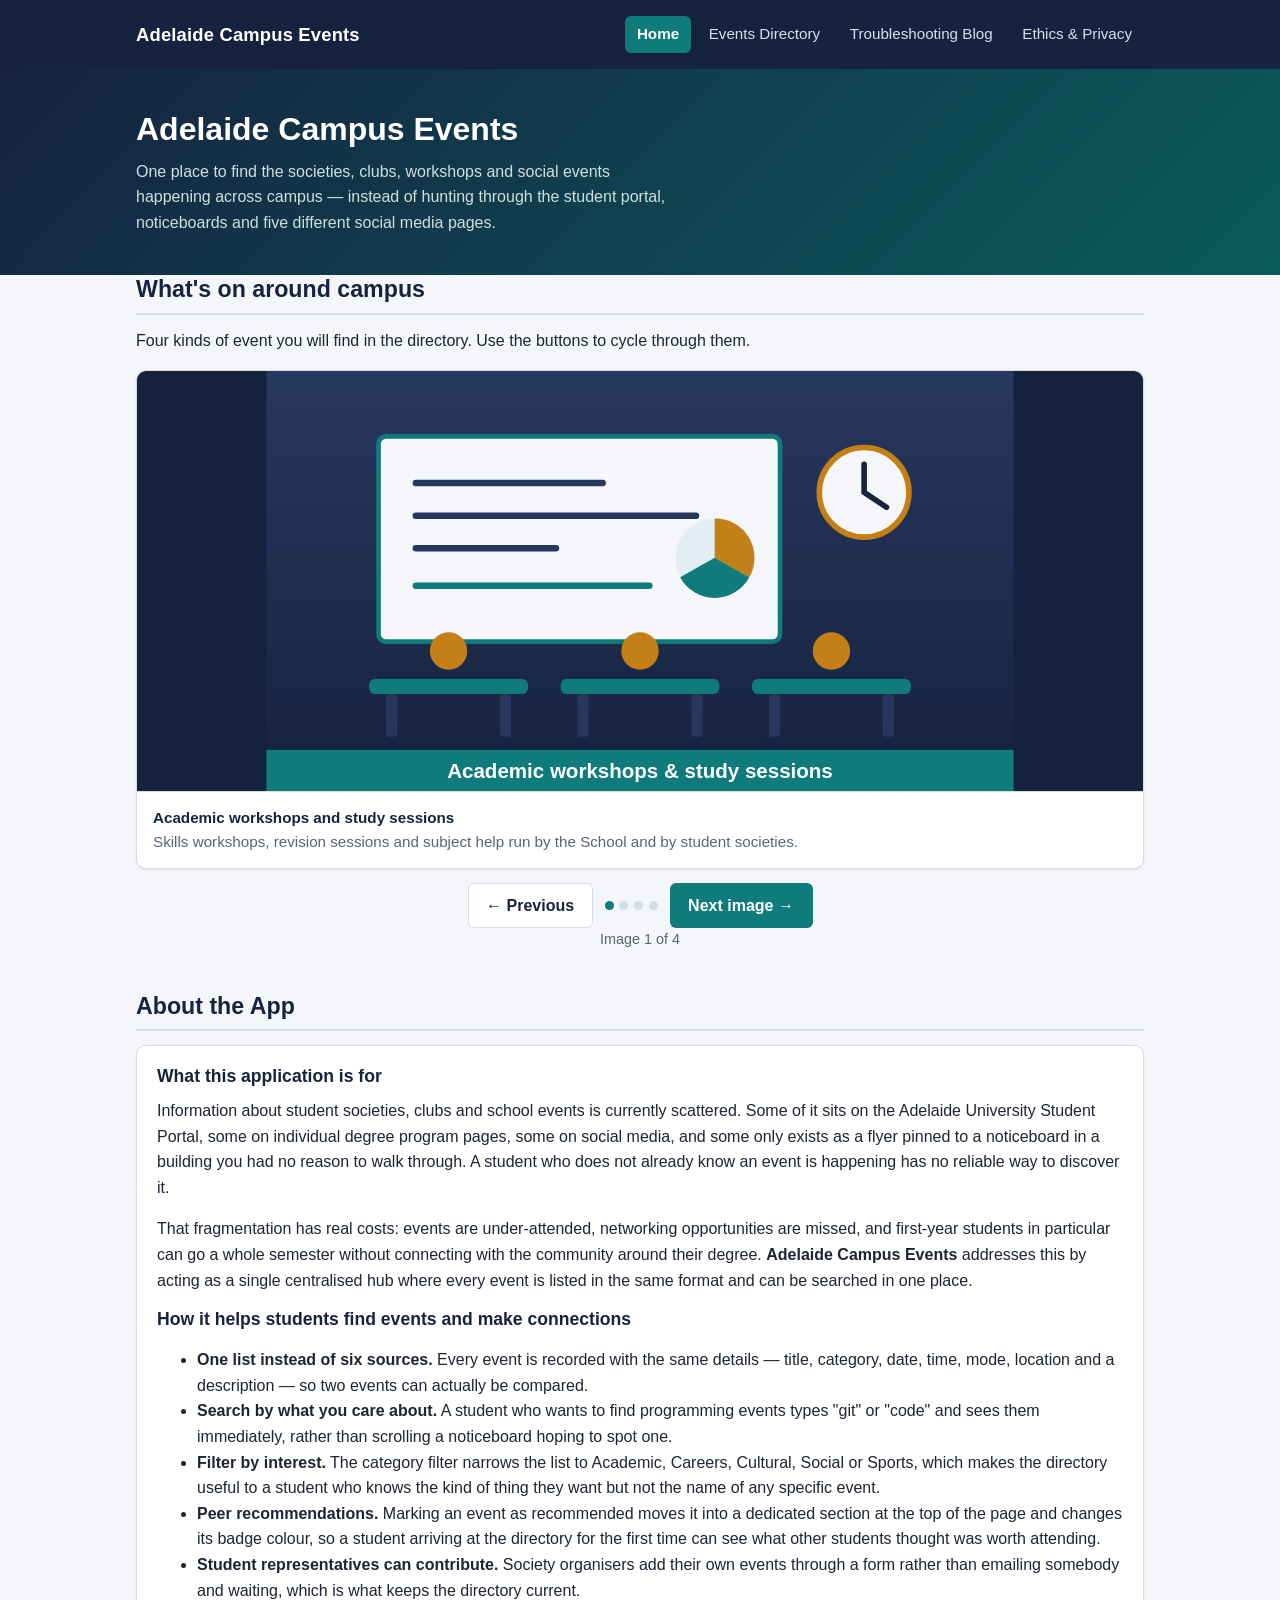
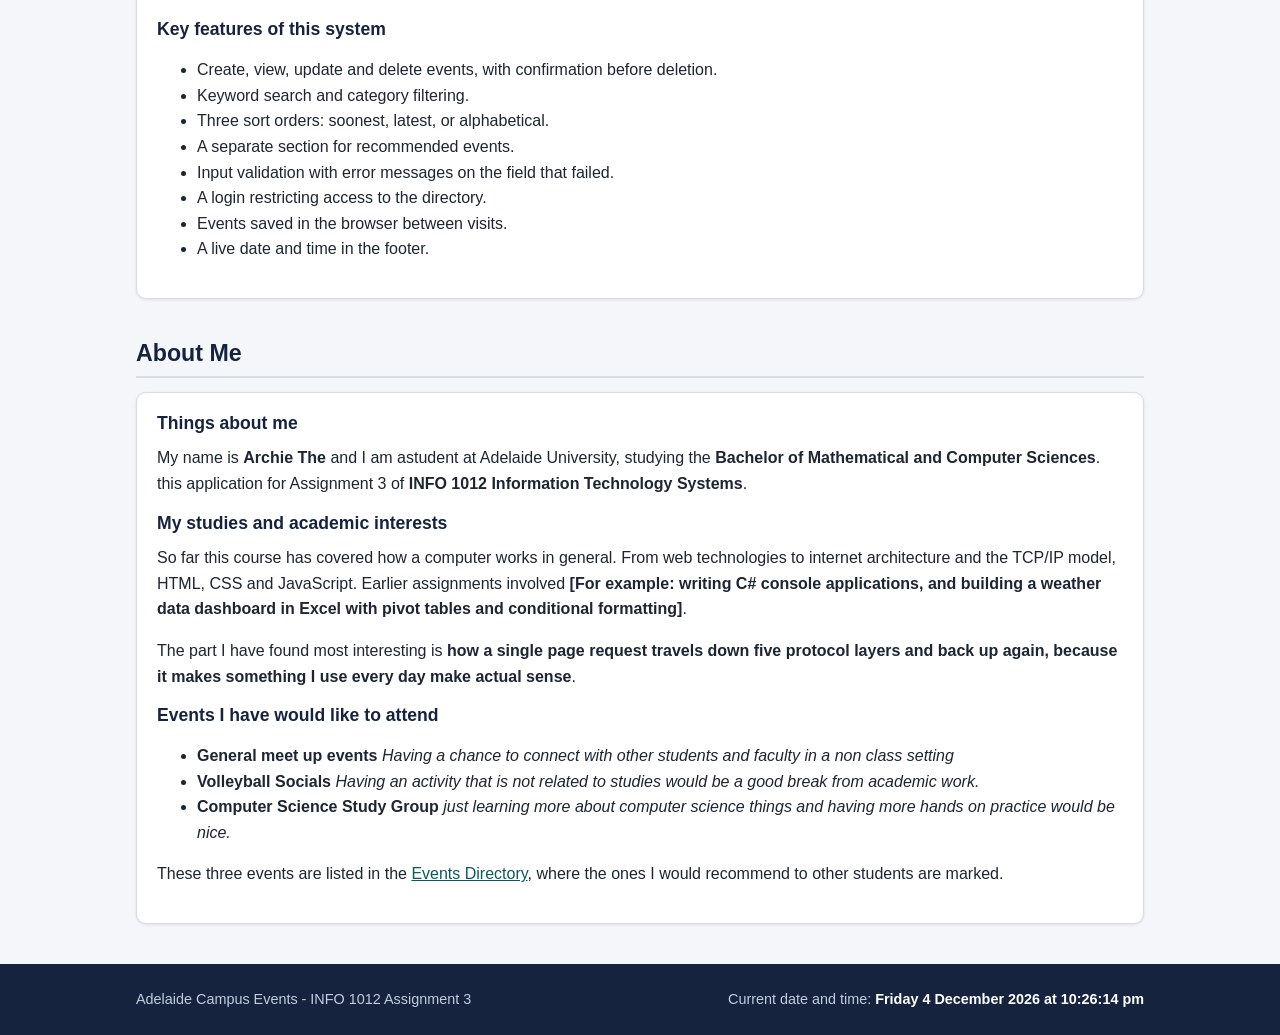
<file: index.html>
<!DOCTYPE html>
<html lang="en-AU">
<head>
  <meta charset="UTF-8">
  <meta name="viewport" content="width=device-width, initial-scale=1.0">
  <meta name="description" content="Adelaide Campus Events — a central directory for students to see events regarding club and school events across the university.">
  <title>Adelaide Campus Events — Home</title>
  <link rel="stylesheet" href="css/style.css">
</head>
<body>

  <!-- Site header and navigation -->
  <header class="site-header">
    <div class="container">
      <a class="site-title" href="index.html">Adelaide Campus Events</a>
      <nav class="site-nav" aria-label="Main navigation">
        <ul>
          <li><a href="index.html" aria-current="page">Home</a></li>
          <li><a href="events.html">Events Directory</a></li>
          <li><a href="blog.html">Troubleshooting Blog</a></li>
          <li><a href="ethics.html">Ethics &amp; Privacy</a></li>
        </ul>
      </nav>
    </div>
  </header>

  <!-- Banner  -->
  <div class="banner">
    <div class="container">
      <h1>Adelaide Campus Events</h1>
      <p>One place to find the societies, clubs, workshops and social events happening
         across campus — instead of hunting through the student portal, noticeboards
         and five different social media pages.</p>
    </div>
  </div>

  <main class="container">

    <!-- Image gallery -->
    <section class="gallery" aria-labelledby="gallery-heading">
      <h2 id="gallery-heading">What's on around campus</h2>
      <p>Four kinds of event you will find in the directory. Use the buttons to cycle
         through them.</p>

      <figure>
        <!-- src and alt are both set by js/home.js when the page loads -->
        <img id="gallery-image" src="images/event-academic.svg" alt="">
        <figcaption>
          <strong id="gallery-title"></strong>
          <span id="gallery-caption"></span>
        </figcaption>
      </figure>

      <div class="gallery-controls">
        <button type="button" id="gallery-prev" class="btn btn-secondary">&larr; Previous</button>
        <div id="gallery-dots" class="gallery-dots" aria-hidden="true"></div>
        <button type="button" id="gallery-next" class="btn">Next image &rarr;</button>
      </div>
      <!-- aria-live means a screen reader announces the change when the image cycles -->
      <p id="gallery-counter" class="result-count" aria-live="polite"></p>
    </section>

    <!-- About the App -->
    <section aria-labelledby="about-app-heading">
      <h2 id="about-app-heading">About the App</h2>

      <div class="card">
        <h3>What this application is for</h3>
        <p>Information about student societies, clubs and school events is currently
           scattered. Some of it sits on the Adelaide University Student Portal, some
           on individual degree program pages, some on social media, and some only
           exists as a flyer pinned to a noticeboard in a building you had no reason
           to walk through. A student who does not already know an event is happening
           has no reliable way to discover it.</p>
        <p>That fragmentation has real costs: events are under-attended, networking
           opportunities are missed, and first-year students in particular can go a
           whole semester without connecting with the community around their degree.
           <strong>Adelaide Campus Events</strong> addresses this by acting as a single
           centralised hub where every event is listed in the same format and can be
           searched in one place.</p>

        <h3>How it helps students find events and make connections</h3>
        <ul>
          <li><strong>One list instead of six sources.</strong> Every event is recorded
              with the same details — title, category, date, time, mode, location and a
              description — so two events can actually be compared.</li>
          <li><strong>Search by what you care about.</strong> A student who wants to
              find programming events types "git" or "code" and sees them immediately,
              rather than scrolling a noticeboard hoping to spot one.</li>
          <li><strong>Filter by interest.</strong> The category filter narrows the list
              to Academic, Careers, Cultural, Social or Sports, which makes the
              directory useful to a student who knows the kind of thing they want but
              not the name of any specific event.</li>
          <li><strong>Peer recommendations.</strong> Marking an event as recommended
              moves it into a dedicated section at the top of the page and changes its
              badge colour, so a student arriving at the directory for the first time
              can see what other students thought was worth attending.</li>
          <li><strong>Student representatives can contribute.</strong> Society
              organisers add their own events through a form rather than emailing
              somebody and waiting, which is what keeps the directory current.</li>
        </ul>


        <h3>Key features of this system</h3>
        <ul>
          <li>Create, view, update and delete events, with confirmation before deletion.</li>
          <li>Keyword search and category filtering.</li>
          <li>Three sort orders: soonest, latest, or alphabetical.</li>
          <li>A separate section for recommended events.</li>
          <li>Input validation with error messages on the field that failed.</li>
          <li>A login restricting access to the directory.</li>
          <li>Events saved in the browser between visits.</li>
          <li>A live date and time in the footer.</li>
        </ul>
      </div>
    </section>

    <!-- About Me -->
    <section aria-labelledby="about-me-heading">
      <h2 id="about-me-heading">About Me</h2>

      <div class="card">
        <h3>Things about me</h3>
        <p>My name is <strong>Archie The</strong> and I am astudent at
           Adelaide University, studying the <strong>Bachelor of
           Mathematical and Computer Sciences</strong>. this application for Assignment 3 of
           <strong>INFO 1012 Information Technology Systems</strong>.</p>

        <h3>My studies and academic interests</h3>
        <p>So far this course has covered how a computer works in general. From 
          web technologies to internet architecture and the TCP/IP model, HTML,
          CSS and JavaScript. Earlier assignments involved
           <strong>[For example: writing C# console applications, and building a weather data
           dashboard in Excel with pivot tables and conditional formatting]</strong>.</p>
        <p>The part I have found most interesting is <strong> how a single page
           request travels down five protocol layers and back up again, because it
           makes something I use every day make actual sense</strong>.</p>

        <h3>Events I have would like to attend</h3>
        <ul>
          <li><strong>General meet up events </strong> 
              <em>Having a chance to connect with other students and faculty in a non class setting</em></li>
          <li><strong> Volleyball Socials</strong>
              <em>Having an activity that is not related to studies would be a good break from academic work.</em></li>
          <li><strong> Computer Science Study Group </strong>
              <em>just learning more about computer science things and having more hands on practice would be nice.</em></li>
        </ul>
        <p>These three events are listed in the
           <a href="events.html">Events Directory</a>, where the ones I would recommend
           to other students are marked.</p>
      </div>
    </section>

  </main>

  <!-- Footer -->
  <footer class="site-footer">
    <div class="container">
      <span>Adelaide Campus Events - INFO 1012 Assignment 3</span>
      <span>Current date and time: <strong><time id="live-clock"></time></strong></span>
    </div>
  </footer>

  <script src="js/clock.js"></script>
  <script src="js/home.js"></script>
</body>
</html>
</file>
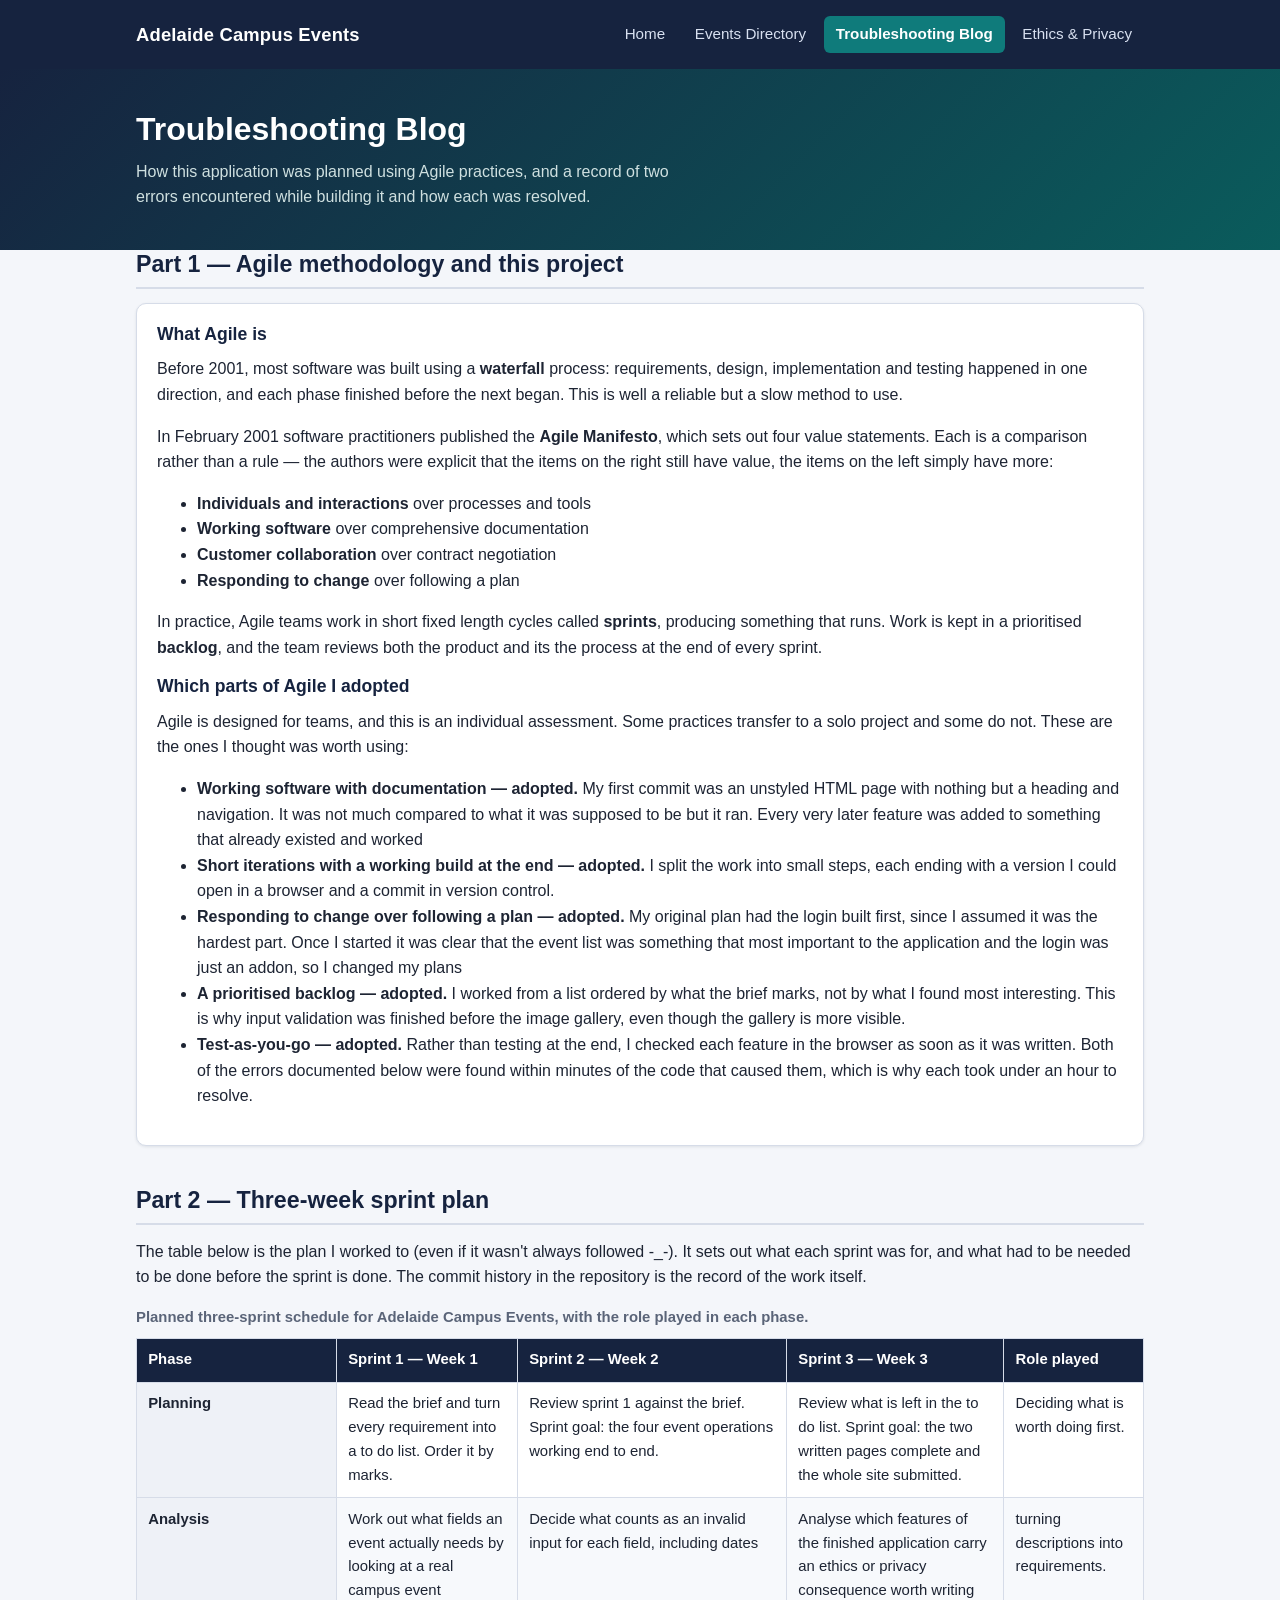
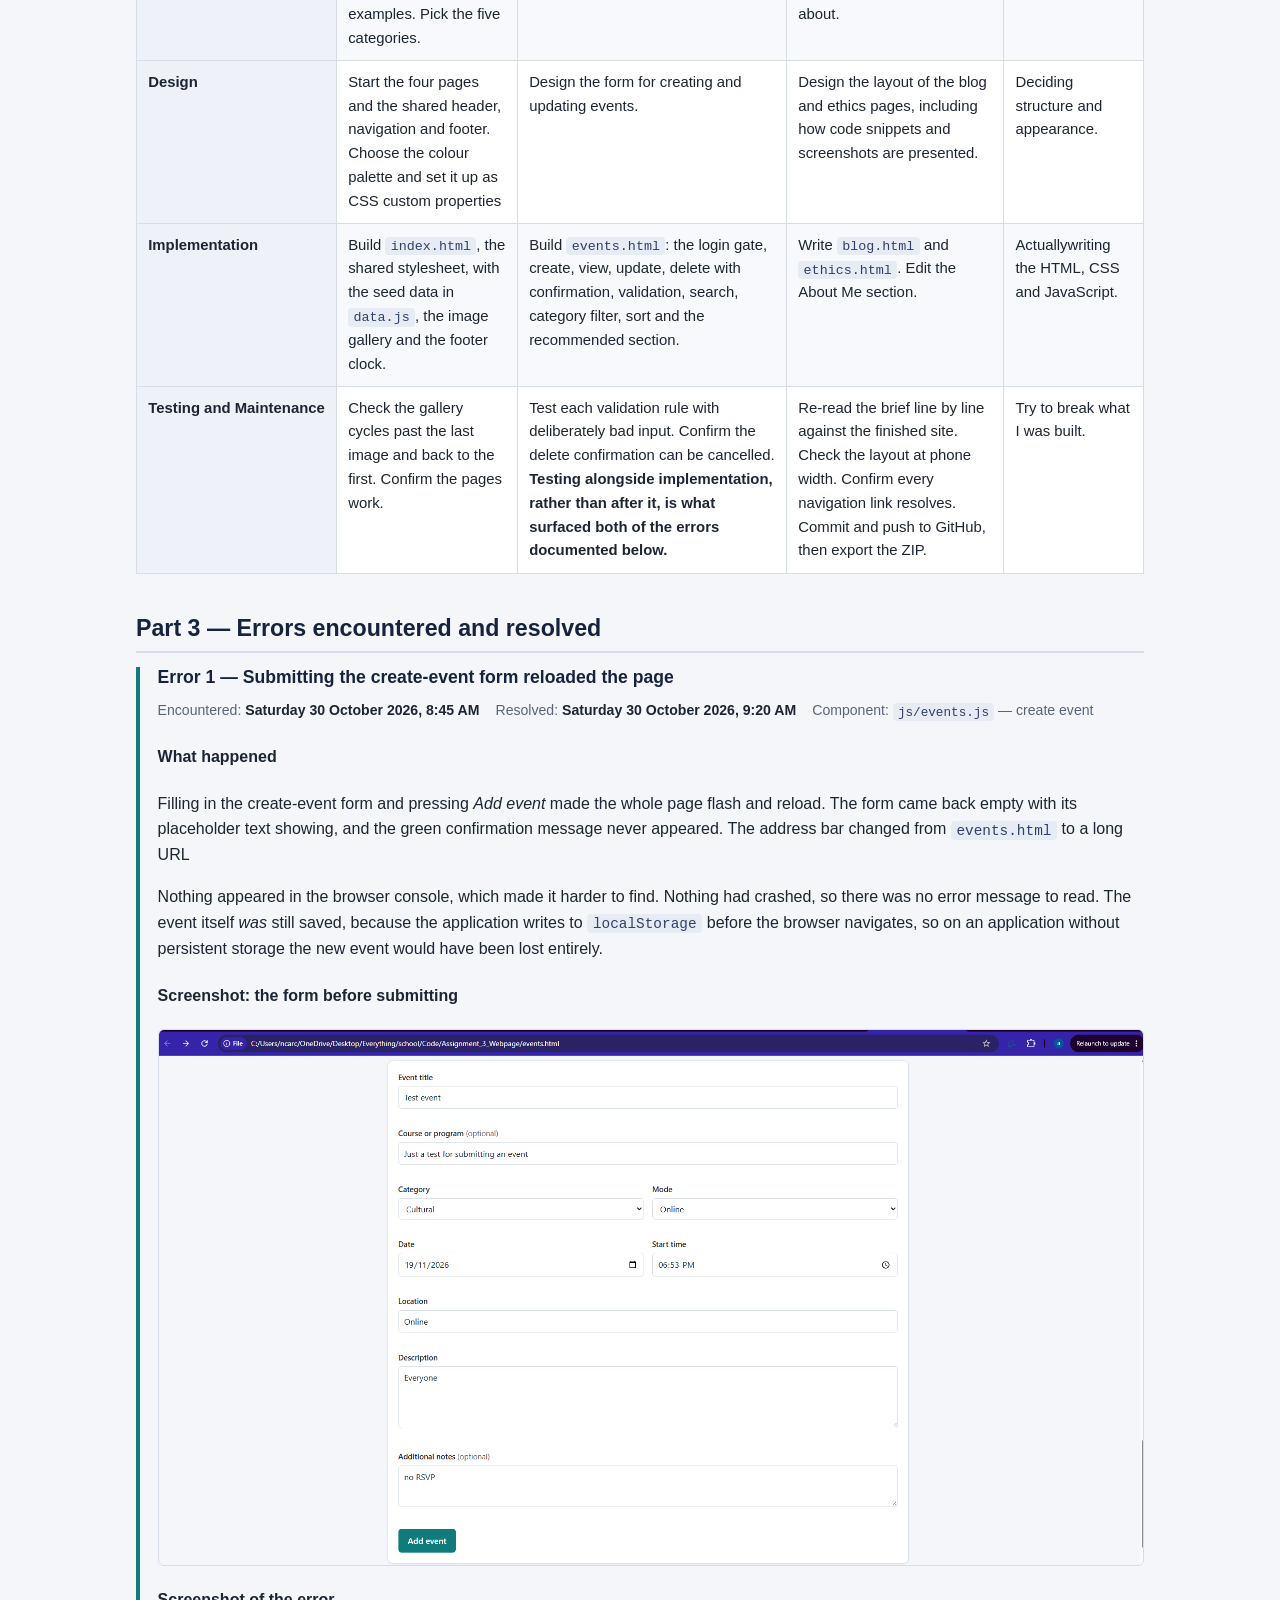
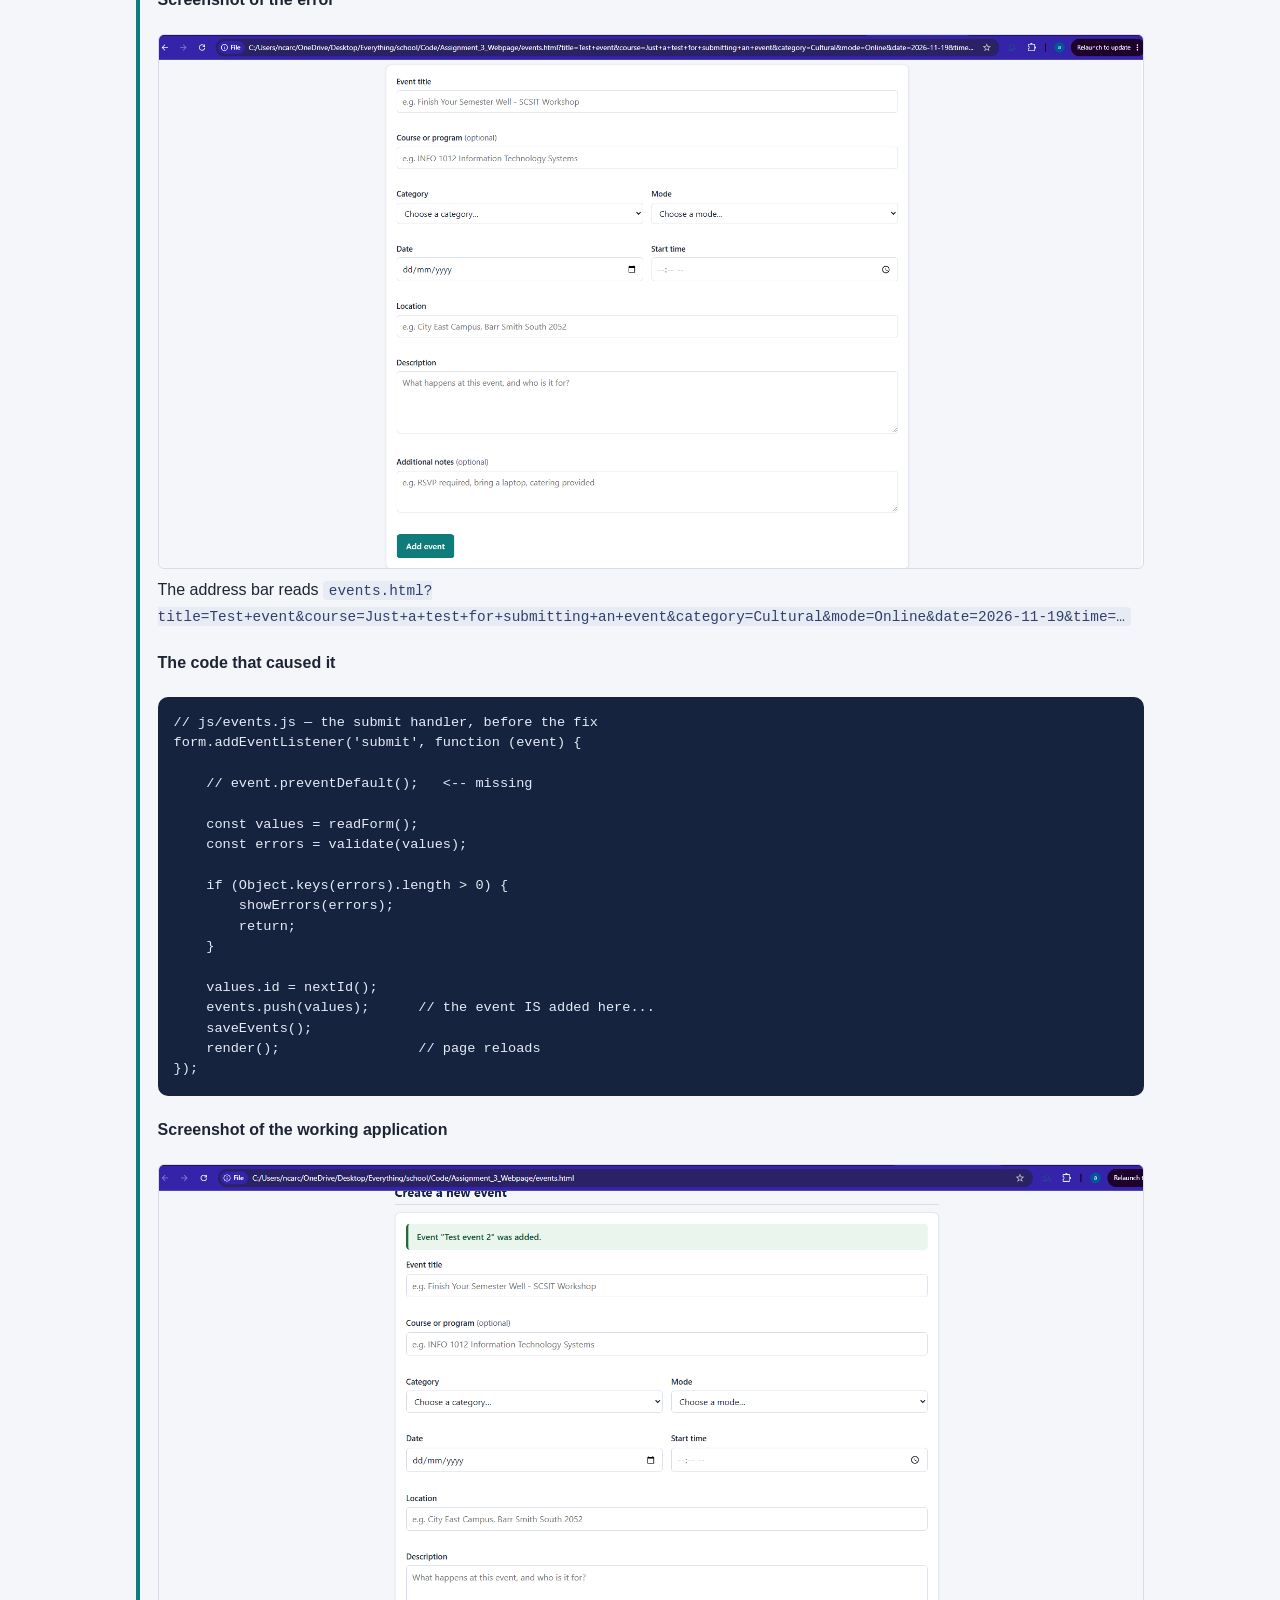
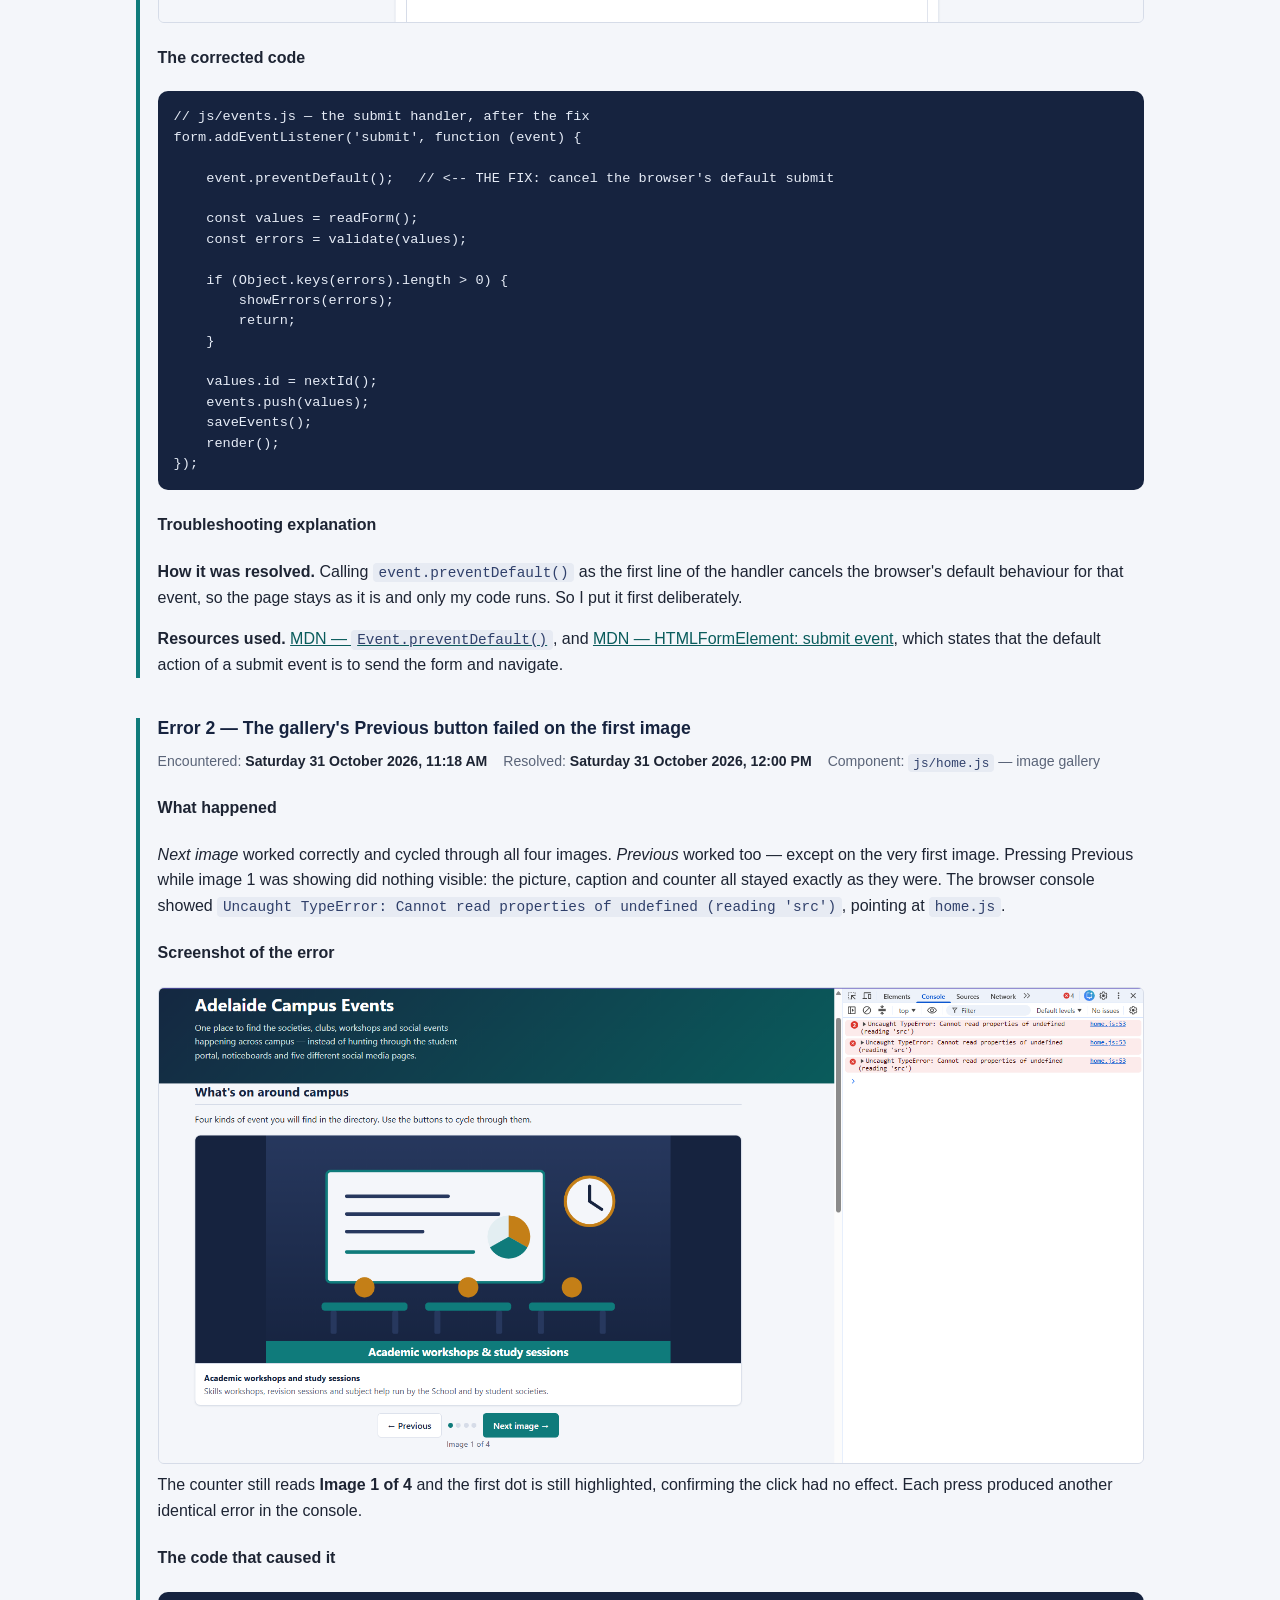
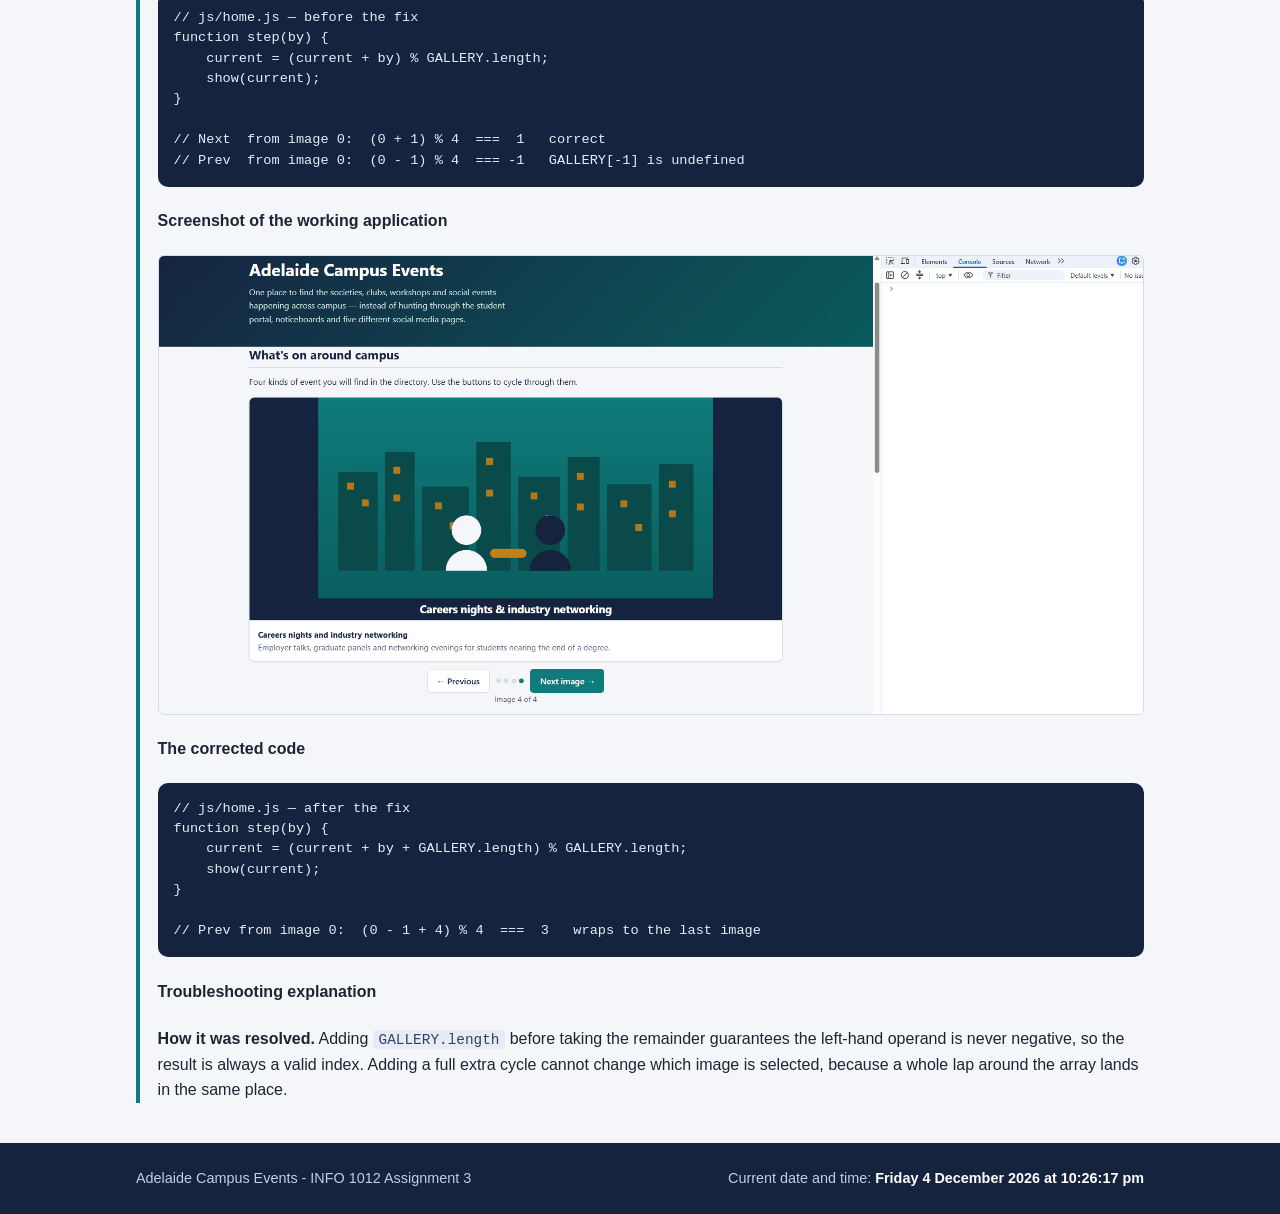
<file: blog.html>
<!DOCTYPE html>
<html lang="en-AU">
<head>
  <meta charset="UTF-8">
  <meta name="viewport" content="width=device-width, initial-scale=1.0">
  <meta name="description" content="Development log for Adelaide Campus Events: Agile project plan and a record of errors encountered and resolved.">
  <title>Adelaide Campus Events — Troubleshooting Blog</title>
  <link rel="stylesheet" href="css/style.css">
</head>
<body>

  <!-- Site header and navigation -->
  <header class="site-header">
    <div class="container">
      <a class="site-title" href="index.html">Adelaide Campus Events</a>
      <nav class="site-nav" aria-label="Main navigation">
        <ul>
          <li><a href="index.html">Home</a></li>
          <li><a href="events.html">Events Directory</a></li>
          <li><a href="blog.html" aria-current="page">Troubleshooting Blog</a></li>
          <li><a href="ethics.html">Ethics &amp; Privacy</a></li>
        </ul>
      </nav>
    </div>
  </header>

  <div class="banner">
    <div class="container">
      <h1>Troubleshooting Blog</h1>
      <p>How this application was planned using Agile practices, and a record of
         two errors encountered while building it and how each was resolved.</p>
    </div>
  </div>

  <main class="container">

    <!-- Part 1: Agile -->
    <section aria-labelledby="agile-heading">
      <h2 id="agile-heading">Part 1 — Agile methodology and this project</h2>

      <div class="card">
        <h3>What Agile is</h3>
        <p>Before 2001, most software was built using a <strong>waterfall</strong>
           process: requirements, design, implementation and testing happened in one
           direction, and each phase finished before the next began. This is well a 
           reliable but a slow method to use.</p>
        <p>In February 2001 software practitioners published the
           <strong>Agile Manifesto</strong>, which sets out four value statements.
           Each is a comparison rather than a rule — the authors were explicit that
           the items on the right still have value, the items on the left simply have
           more:</p>
        <ul>
          <li><strong>Individuals and interactions</strong> over processes and tools</li>
          <li><strong>Working software</strong> over comprehensive documentation</li>
          <li><strong>Customer collaboration</strong> over contract negotiation</li>
          <li><strong>Responding to change</strong> over following a plan</li>
        </ul>
        <p>In practice, Agile teams work in short fixed length cycles called
           <strong>sprints</strong>, producing something that runs. Work
           is kept in a prioritised <strong>backlog</strong>, and the team reviews both
           the product and its the process at the end of every sprint.</p>

        <h3>Which parts of Agile I adopted</h3>
        <p>Agile is designed for teams, and this is an individual assessment. Some
           practices transfer to a solo project and some do not. These are the ones 
           I thought was worth using:</p>
        <ul>
          <li><strong>Working software with documentation — adopted.</strong>
              My first commit was an unstyled HTML page with nothing but a heading
              and navigation. It was not much compared to what it was supposed to be but 
              it ran. Every very later feature was added to something that already existed 
              and worked 
             </li>
          <li><strong>Short iterations with a working build at the end — adopted.</strong>
              I split the work into small steps, each ending with a version I could
              open in a browser and a commit in version control.</li>
          <li><strong>Responding to change over following a plan — adopted.</strong>
              My original plan had the login built first, since I assumed it was the hardest
              part. Once I started it was clear that the event list was something that most
              important to the application and the login was just an addon, so I changed my plans
             </li>
          <li><strong>A prioritised backlog — adopted.</strong> I worked from a list
              ordered by what the brief marks, not by what I found most interesting.
              This is why input validation was finished before the image gallery, even
              though the gallery is more visible.</li>
          <li><strong>Test-as-you-go — adopted.</strong> Rather than testing at the end,
              I checked each feature in the browser as soon as it was written. Both of
              the errors documented below were found within minutes of the code that
              caused them, which is why each took under an hour to resolve.</li>
        </ul>
      </div>
    </section>

    <!-- Part 2: sprint plan -->
    <section aria-labelledby="plan-heading">
      <h2 id="plan-heading">Part 2 — Three-week sprint plan</h2>

      <p>The table below is the plan I worked to (even if it wasn't always followed -_-). It sets out what
         each sprint was for, and what had to be needed to be done before the sprint is done. The commit history in
         the repository is the record of the work itself.</p>

      <div class="table-wrap">
        <table>
          <caption>Planned three-sprint schedule for Adelaide Campus Events, with the
                   role played in each phase.</caption>
          <thead>
            <tr>
              <th scope="col">Phase</th>
              <th scope="col">Sprint 1 &mdash; Week 1</th>
              <th scope="col">Sprint 2 &mdash; Week 2</th>
              <th scope="col">Sprint 3 &mdash; Week 3</th>
              <th scope="col">Role played</th>
            </tr>
          </thead>
          <tbody>
            <tr>
              <th scope="row">Planning</th>
              <td>Read the brief and turn every requirement into a to do list.
                  Order it by marks.</td>
              <td>Review sprint 1 against the brief. Sprint goal: the four event
                  operations working end to end.</td>
              <td>Review what is left in the to do list. Sprint goal: the two
                  written pages complete and the whole site submitted.</td>
              <td>Deciding what is worth doing first.</td>
            </tr>
            <tr>
              <th scope="row">Analysis</th>
              <td>Work out what fields an event actually needs by looking at a real
                  campus event examples. Pick the five categories.</td>
              <td>Decide what counts as an invalid input for each field, including dates</td>
              <td>Analyse which features of the finished application carry an ethics or
                  privacy consequence worth writing about.</td>
              <td>turning descriptions into requirements.</td>
            </tr>
            <tr>
              <th scope="row">Design</th>
              <td>Start the four pages and the shared header, navigation and footer.
                  Choose the colour palette and set it up as CSS custom properties</td>
              <td>Design the form for creating and updating events.</td>
              <td>Design the layout of the blog and ethics pages, including how code
                  snippets and screenshots are presented.</td>
              <td>Deciding structure and appearance.</td>
            </tr>
            <tr>
              <th scope="row">Implementation</th>
              <td>Build <code>index.html</code>, the shared stylesheet, with the seed data in
                  <code>data.js</code>, the image gallery and the footer clock.</td>
              <td>Build <code>events.html</code>: the login gate, create, view, update,
                  delete with confirmation, validation, search, category filter, sort
                  and the recommended section.</td>
              <td>Write <code>blog.html</code> and <code>ethics.html</code>. Edit
                  the About Me section.</td>
              <td>Actuallywriting the HTML, CSS and JavaScript.</td>
            </tr>
            <tr>
              <th scope="row">Testing and Maintenance</th>
              <td>Check the gallery cycles past the last image and back to the first.
                  Confirm the pages work. </td>
              <td>Test each validation rule with deliberately bad input. Confirm the
                  delete confirmation can be cancelled. <strong>Testing alongside
                  implementation, rather than after it, is what surfaced both of the
                  errors documented below.</strong></td>
              <td>Re-read the brief line by line against the finished site. Check the
                  layout at phone width. Confirm every navigation link resolves. Commit
                  and push to GitHub, then export the ZIP.</td>
              <td>Try to break what I was built.</td>
            </tr>
          </tbody>
        </table>
      </div>
    </section>

    <!-- Part 3: error log -->
    <section aria-labelledby="errors-heading">
      <h2 id="errors-heading">Part 3 — Errors encountered and resolved</h2>


      <!-- ERROR 1 -->
      <article class="log-entry">
        <h3>Error 1 — Submitting the create-event form reloaded the page</h3>

        <div class="log-meta">
          <span>Encountered: <time>Saturday 30 October 2026, 8:45 AM</time></span>
          <span>Resolved: <time>Saturday 30 October 2026, 9:20 AM</time></span>
          <span>Component: <code>js/events.js</code> — create event</span>
        </div>

        <h4>What happened</h4>
        <p>Filling in the create-event form and pressing <em>Add event</em> made the
           whole page flash and reload. The form came back empty with its placeholder
           text showing, and the green confirmation message never appeared. The address
           bar changed from <code>events.html</code> to a long URL </p>
        <p>Nothing appeared in the browser console, which made it harder to find.
           Nothing had crashed, so there was no error message to read. The event itself
           <em>was</em> still saved, because the application writes to
           <code>localStorage</code> before the browser navigates, so on an application
           without persistent storage the new event would have been lost entirely.</p>

        <h4>Screenshot: the form before submitting</h4>
        <img class="screenshot" src="images/screenshots/BeforePressingSubmit.png"
             alt="The create-event form filled in with a test event, with a clean events.html URL in the address bar">

        <h4>Screenshot of the error</h4>
        <img class="screenshot" src="images/screenshots/afterPressingSubmit.png"
             alt="After pressing Add event: the page has reloaded, the form is empty with placeholder text, and the address bar now contains the form fields as a query string">
        <p>The address bar reads
           <code>events.html?title=Test+event&amp;course=Just+a+test+for+submitting+an+event&amp;category=Cultural&amp;mode=Online&amp;date=2026-11-19&amp;time=…</code> </p>

        <h4>The code that caused it</h4>
        <pre><code>// js/events.js — the submit handler, before the fix
form.addEventListener('submit', function (event) {

    // event.preventDefault();   &lt;-- missing

    const values = readForm();
    const errors = validate(values);

    if (Object.keys(errors).length &gt; 0) {
        showErrors(errors);
        return;
    }

    values.id = nextId();
    events.push(values);      // the event IS added here...
    saveEvents();
    render();                 // page reloads
});</code></pre>

        <h4>Screenshot of the working application</h4>
        <img class="screenshot" src="images/screenshots/submitBtnFix.png"
             alt="After the fix: the URL is back to plain events.html and a green message reads Event Test event 2 was added">

        <h4>The corrected code</h4>
        <pre><code>// js/events.js — the submit handler, after the fix
form.addEventListener('submit', function (event) {

    event.preventDefault();   // &lt;-- THE FIX: cancel the browser's default submit

    const values = readForm();
    const errors = validate(values);

    if (Object.keys(errors).length &gt; 0) {
        showErrors(errors);
        return;
    }

    values.id = nextId();
    events.push(values);
    saveEvents();
    render();
});</code></pre>

        <h4>Troubleshooting explanation</h4>
        <p><strong>How it was resolved.</strong> Calling
           <code>event.preventDefault()</code> as the first line of the handler cancels
           the browser's default behaviour for that event, so the page stays as it is
           and only my code runs. So I put it first deliberately. </p>
        <p><strong>Resources used.</strong>
           <a href="https://developer.mozilla.org/en-US/docs/Web/API/Event/preventDefault">MDN
           — <code>Event.preventDefault()</code></a>, and
           <a href="https://developer.mozilla.org/en-US/docs/Web/API/HTMLFormElement/submit_event">MDN
           — HTMLFormElement: submit event</a>, which states that the default action of
           a submit event is to send the form and navigate.</p>
      </article>

      <!-- ERROR 2 -->
      <article class="log-entry">
        <h3>Error 2 — The gallery's Previous button failed on the first image</h3>

        <div class="log-meta">
          <span>Encountered: <time>Saturday 31 October 2026, 11:18 AM</time></span>
          <span>Resolved: <time>Saturday 31 October 2026, 12:00 PM</time></span>
          <span>Component: <code>js/home.js</code> — image gallery</span>
        </div>

        <h4>What happened</h4>
        <p><em>Next image</em> worked correctly and cycled through all four images.
           <em>Previous</em> worked too — except on the very first image. Pressing
           Previous while image 1 was showing did nothing visible: the picture, caption
           and counter all stayed exactly as they were. The browser console showed
           <code>Uncaught TypeError: Cannot read properties of undefined (reading
           'src')</code>, pointing at <code>home.js</code>.</p>

        <h4>Screenshot of the error</h4>
        <img class="screenshot" src="images/screenshots/nextButtonBroken.png"
             alt="The gallery still showing Image 1 of 4 after pressing Previous, with four red Uncaught TypeError messages in the browser console pointing at home.js line 53">
        <p>The counter still reads <strong>Image 1 of 4</strong> and the first dot is
           still highlighted, confirming the click had no effect. Each press produced
           another identical error in the console.</p>

        <h4>The code that caused it</h4>
        <pre><code>// js/home.js — before the fix
function step(by) {
    current = (current + by) % GALLERY.length;
    show(current);
}

// Next  from image 0:  (0 + 1) % 4  ===  1   correct
// Prev  from image 0:  (0 - 1) % 4  === -1   GALLERY[-1] is undefined</code></pre>

        <h4>Screenshot of the working application</h4>
        <img class="screenshot" src="images/screenshots/nextButtonfix.png"
             alt="After the fix: pressing Previous on image 1 wraps around to Image 4 of 4 and the console is clear">

        <h4>The corrected code</h4>
        <pre><code>// js/home.js — after the fix
function step(by) {
    current = (current + by + GALLERY.length) % GALLERY.length;
    show(current);
}

// Prev from image 0:  (0 - 1 + 4) % 4  ===  3   wraps to the last image</code></pre>

        <h4>Troubleshooting explanation</h4>

        <p><strong>How it was resolved.</strong> Adding <code>GALLERY.length</code>
           before taking the remainder guarantees the left-hand operand is never
           negative, so the result is always a valid index. Adding a full extra cycle
           cannot change which image is selected, because a whole lap around the array
           lands in the same place.</p>
      </article>
    </section>

  </main>

  <footer class="site-footer">
    <div class="container">
      <span>Adelaide Campus Events - INFO 1012 Assignment 3</span>
      <span>Current date and time: <strong><time id="live-clock"></time></strong></span>
    </div>
  </footer>

  <script src="js/clock.js"></script>
</body>
</html>
</file>
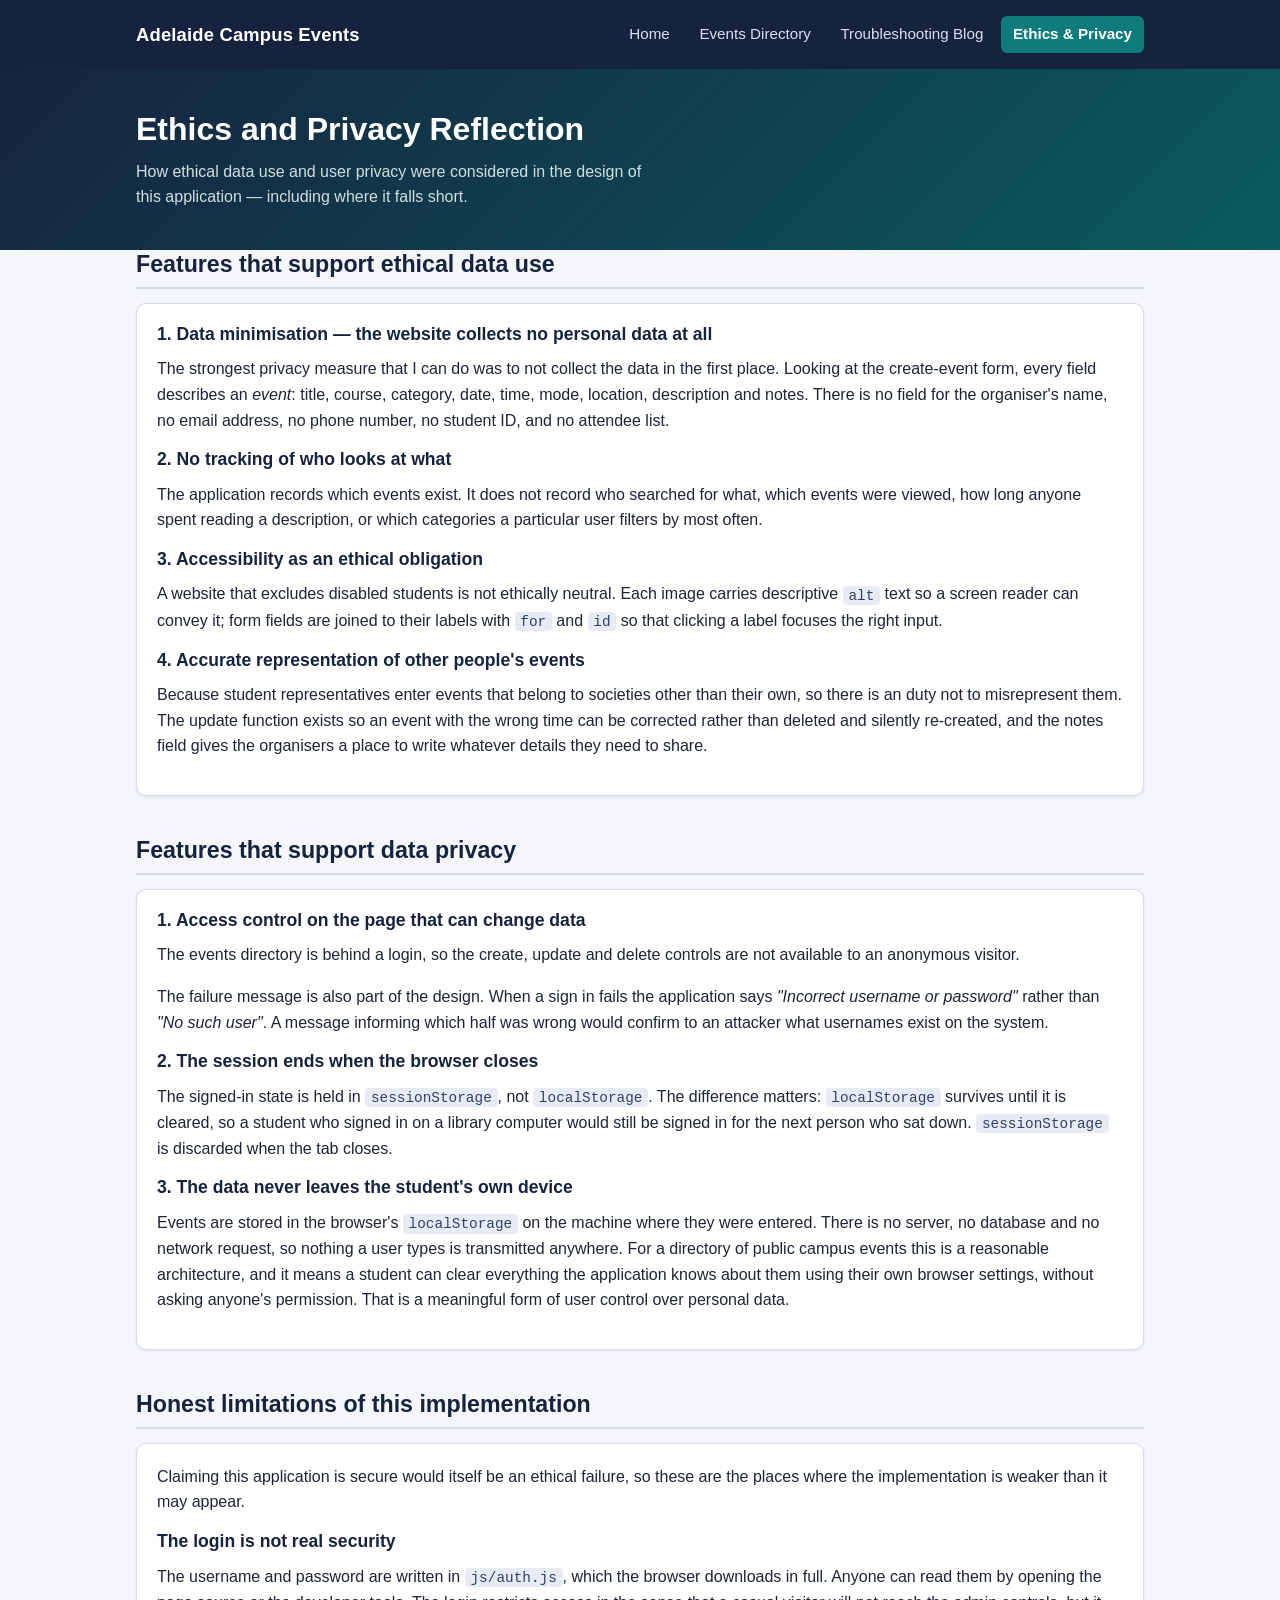
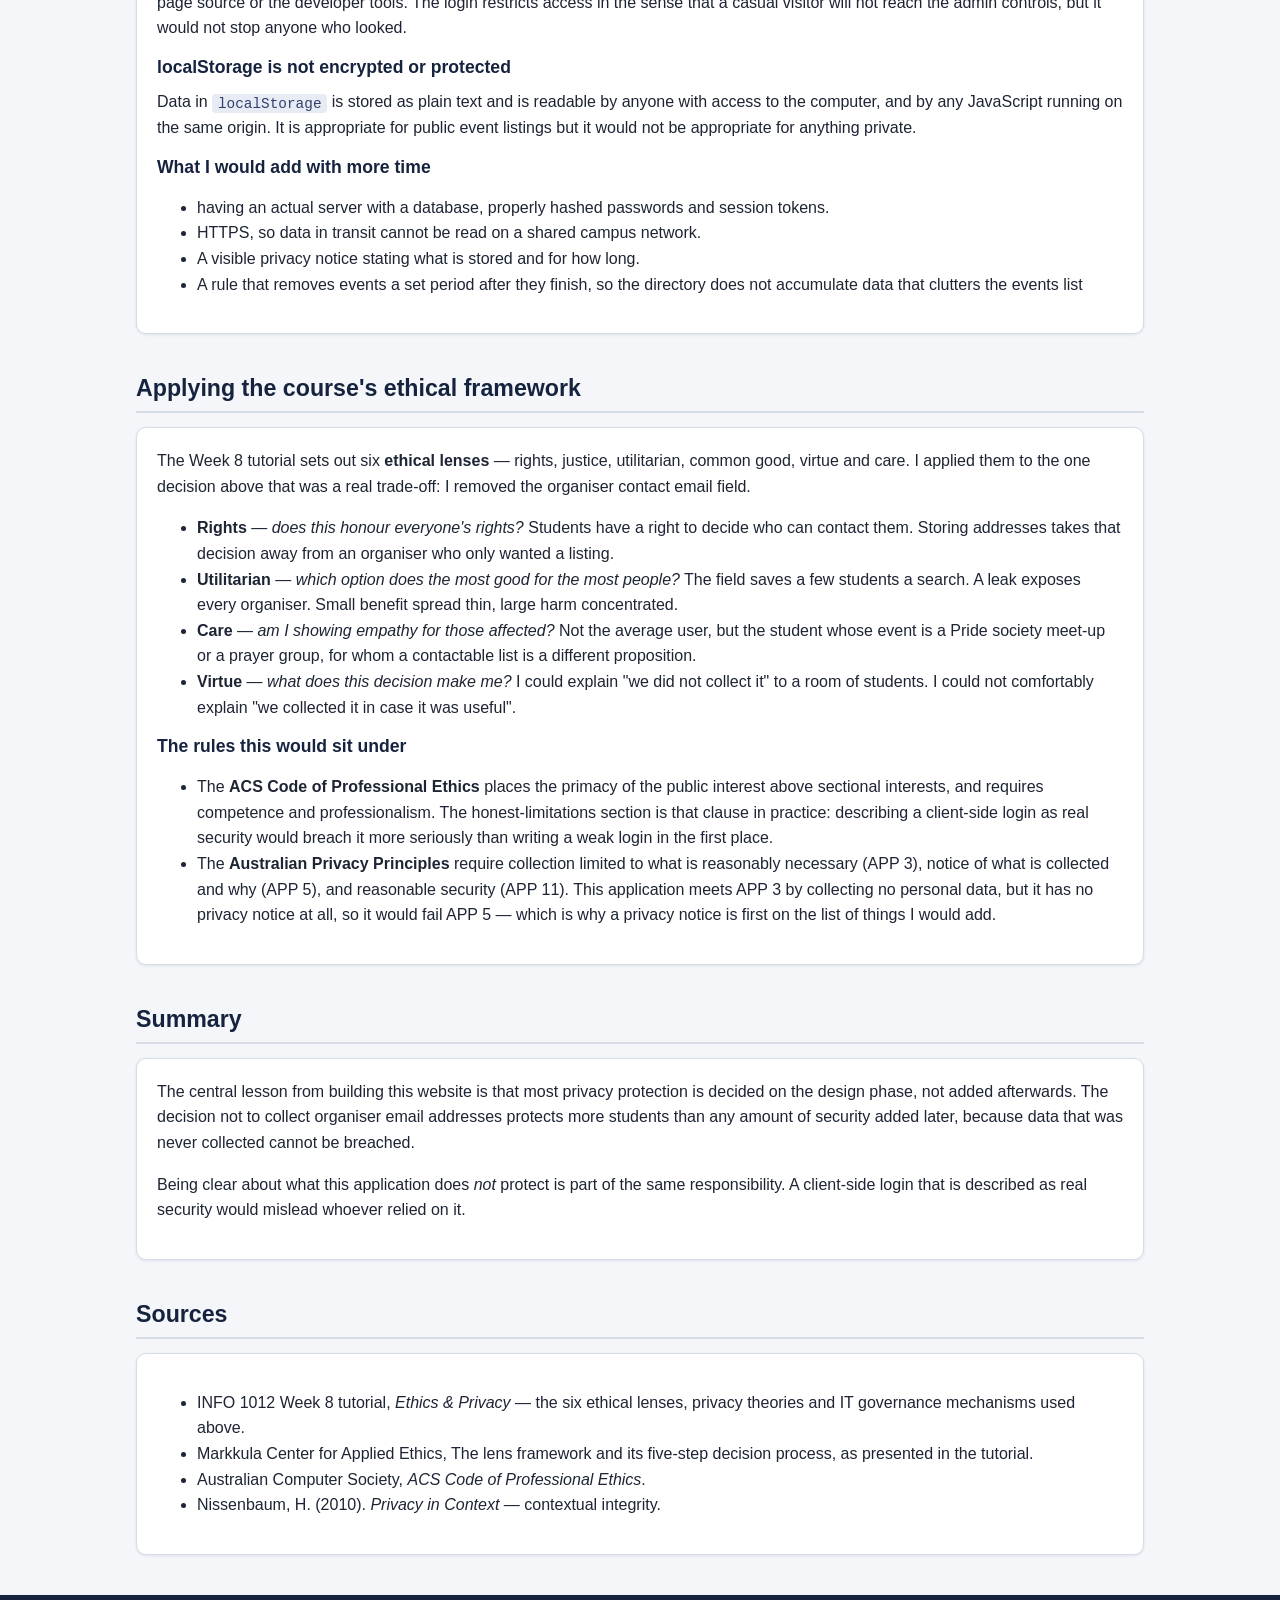
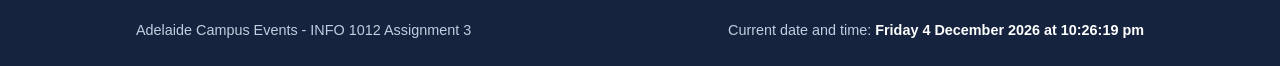
<file: ethics.html>
<!DOCTYPE html>
<html lang="en-AU">
<head>
  <meta charset="UTF-8">
  <meta name="viewport" content="width=device-width, initial-scale=1.0">
  <meta name="description" content="Reflection on ethical data use and data privacy in the Adelaide Campus Events application.">
  <title>Adelaide Campus Events — Ethics &amp; Privacy</title>
  <link rel="stylesheet" href="css/style.css">
</head>
<body>

  <header class="site-header">
    <div class="container">
      <a class="site-title" href="index.html">Adelaide Campus Events</a>
      <nav class="site-nav" aria-label="Main navigation">
        <ul>
          <li><a href="index.html">Home</a></li>
          <li><a href="events.html">Events Directory</a></li>
          <li><a href="blog.html">Troubleshooting Blog</a></li>
          <li><a href="ethics.html" aria-current="page">Ethics &amp; Privacy</a></li>
        </ul>
      </nav>
    </div>
  </header>

  <div class="banner">
    <div class="container">
      <h1>Ethics and Privacy Reflection</h1>
      <p>How ethical data use and user privacy were considered in the design of this
         application — including where it falls short.</p>
    </div>
  </div>

  <main class="container">

    <!-- ETHICAL DATA USE -->
    <section aria-labelledby="ethics-heading">
      <h2 id="ethics-heading">Features that support ethical data use</h2>

      <div class="card">
        <h3>1. Data minimisation — the website collects no personal data at all</h3>
        <p>The strongest privacy measure that I can do was to not collect the data in the
           first place. Looking at the create-event form, every field describes an
           <em>event</em>: title, course, category, date, time, mode, location,
           description and notes. There is no field for the organiser's name, no email
           address, no phone number, no student ID, and no attendee list.</p>


        <h3>2. No tracking of who looks at what</h3>
        <p>The application records which events exist. It does not record who searched
           for what, which events were viewed, how long anyone spent reading a
           description, or which categories a particular user filters by most often.


        <h3>3. Accessibility as an ethical obligation</h3>
        <p>A website that excludes disabled students is not ethically neutral. Each
           image carries descriptive <code>alt</code> text so a screen reader can convey
           it; form fields are joined to their labels with <code>for</code> and
           <code>id</code> so that clicking a label focuses the right input.</p>

        <h3>4. Accurate representation of other people's events</h3>
        <p>Because student representatives enter events that belong to societies other
           than their own, so there is an duty not to misrepresent them. The update
           function exists so an event with the wrong time can be corrected rather than
           deleted and silently re-created, and the notes field gives the organisers a place
           to write whatever details they need to share.</p>
      </div>
    </section>

    <!-- DATA PRIVACY -->
    <section aria-labelledby="privacy-heading">
      <h2 id="privacy-heading">Features that support data privacy</h2>

      <div class="card">
        <h3>1. Access control on the page that can change data</h3>
        <p>The events directory is behind a login, so the create, update and delete
           controls are not available to an anonymous visitor.</p>
        <p>The failure message is also part of the design. When a sign in fails the
           application says <em>"Incorrect username or password"</em> rather than
           <em>"No such user"</em>. A message informing which half was wrong would confirm
           to an attacker what usernames exist on the system.</p>

        <h3>2. The session ends when the browser closes</h3>
        <p>The signed-in state is held in <code>sessionStorage</code>, not
           <code>localStorage</code>. The difference matters: <code>localStorage</code>
           survives until it is cleared, so a student who signed in on a
           library computer would still be signed in for the next person who sat down.
           <code>sessionStorage</code> is discarded when the tab closes.</p>


        <h3>3. The data never leaves the student's own device</h3>
        <p>Events are stored in the browser's <code>localStorage</code> on the machine
           where they were entered. There is no server, no database and no network
           request, so nothing a user types is transmitted anywhere. For a directory of
           public campus events this is a reasonable architecture, and it means a student
           can clear everything the application knows about them using their own browser
           settings, without asking anyone's permission. That is a meaningful form of
           user control over personal data.</p>
      </div>
    </section>

    <!-- LIMITATIONS -->
    <section aria-labelledby="limits-heading">
      <h2 id="limits-heading">Honest limitations of this implementation</h2>

      <div class="card">
        <p>Claiming this application is secure would itself be an ethical failure, so
           these are the places where the implementation is weaker than it may appear.</p>

        <h3>The login is not real security</h3>
        <p>The username and password are written in <code>js/auth.js</code>, which the
           browser downloads in full. Anyone can read them by opening the page source or
           the developer tools. The login restricts access in the sense that a casual
           visitor will not reach the admin controls, but it would not stop anyone who
           looked.</p>
       
        <h3>localStorage is not encrypted or protected</h3>
        <p>Data in <code>localStorage</code> is stored as plain text and is readable by
           anyone with access to the computer, and by any JavaScript running on the same
           origin. It is appropriate for public event listings but it would not be
           appropriate for anything private.</p>


        <h3>What I would add with more time</h3>
        <ul>
          <li>having an actual server with a database, properly hashed passwords and session tokens.</li>
          <li>HTTPS, so data in transit cannot be read on a shared campus network.</li>
          <li>A visible privacy notice stating what is stored and for how long.</li>
          <li>A rule that removes events a set period after they finish, so
              the directory does not accumulate data that clutters the events list</li>
        </ul>
      </div>
    </section>

    <!-- Course ethical framework -->
    <section aria-labelledby="lenses-heading">
      <h2 id="lenses-heading">Applying the course's ethical framework</h2>

      <div class="card">
        <p>The Week 8 tutorial sets out six <strong>ethical lenses</strong> — rights,
           justice, utilitarian, common good, virtue and care. I applied them to the one 
           decision above that was a real trade-off: I removed the organiser contact email field.</p>

        <ul>
          <li><strong>Rights</strong> — <em>does this honour everyone's rights?</em>
              Students have a right to decide who can contact them. Storing addresses
              takes that decision away from an organiser who only wanted a listing.</li>
          <li><strong>Utilitarian</strong> — <em>which option does the most good for the
              most people?</em> The field saves a few students a search. A leak exposes
              every organiser. Small benefit spread thin, large harm concentrated.</li>
          <li><strong>Care</strong> — <em>am I showing empathy for those affected?</em>
              Not the average user, but the student whose event is a Pride society meet-up
              or a prayer group, for whom a contactable list is a different proposition.</li>
          <li><strong>Virtue</strong> — <em>what does this decision make me?</em> I could
              explain "we did not collect it" to a room of students. I could not
              comfortably explain "we collected it in case it was useful".</li>
        </ul>

        <h3>The rules this would sit under</h3>
        <ul>
          <li>The <strong>ACS Code of Professional Ethics</strong> places the primacy of
              the public interest above sectional interests, and requires competence and
              professionalism. The honest-limitations section is that clause in practice:
              describing a client-side login as real security would breach it more
              seriously than writing a weak login in the first place.</li>
          <li>The <strong>Australian Privacy Principles</strong> require collection
              limited to what is reasonably necessary (APP 3), notice of what is collected
              and why (APP 5), and reasonable security (APP 11). This application meets
              APP 3 by collecting no personal data, but it has no privacy notice at all,
              so it would fail APP 5 — which is why a privacy notice is first on the list
              of things I would add.</li>
        </ul>
      </div>
    </section>

    <section aria-labelledby="summary-heading">
      <h2 id="summary-heading">Summary</h2>
      <div class="card">
        <p>The central lesson from building this website is that most privacy
           protection is decided on the design phase, not added afterwards. The decision not
           to collect organiser email addresses protects more students than any amount
           of security added later, because data that was never collected cannot be
           breached.
        <p>Being clear about what this application does <em>not</em> protect is part of
           the same responsibility. A client-side login that is described as real
           security would mislead whoever relied on it.</p>
      </div>
    </section>

    <!-- Sources -->
    <section aria-labelledby="sources-heading">
      <h2 id="sources-heading">Sources</h2>
      <div class="card">
        <ul>
          <li>INFO 1012 Week 8 tutorial, <em>Ethics &amp; Privacy</em> — the six ethical
              lenses, privacy theories and IT governance mechanisms used above.</li>
          <li>Markkula Center for Applied Ethics, The lens
              framework and its five-step decision process, as presented in the
              tutorial.</li>
          <li>Australian Computer Society, <em>ACS Code of Professional Ethics</em>.</li>
          <li>Nissenbaum, H. (2010). <em>Privacy in Context</em> — contextual integrity.</li>
        </ul>
      </div>
    </section>

  </main>

  <footer class="site-footer">
    <div class="container">
      <span>Adelaide Campus Events - INFO 1012 Assignment 3</span>
      <span>Current date and time: <strong><time id="live-clock"></time></strong></span>
    </div>
  </footer>

  <script src="js/clock.js"></script>
</body>
</html>
</file>
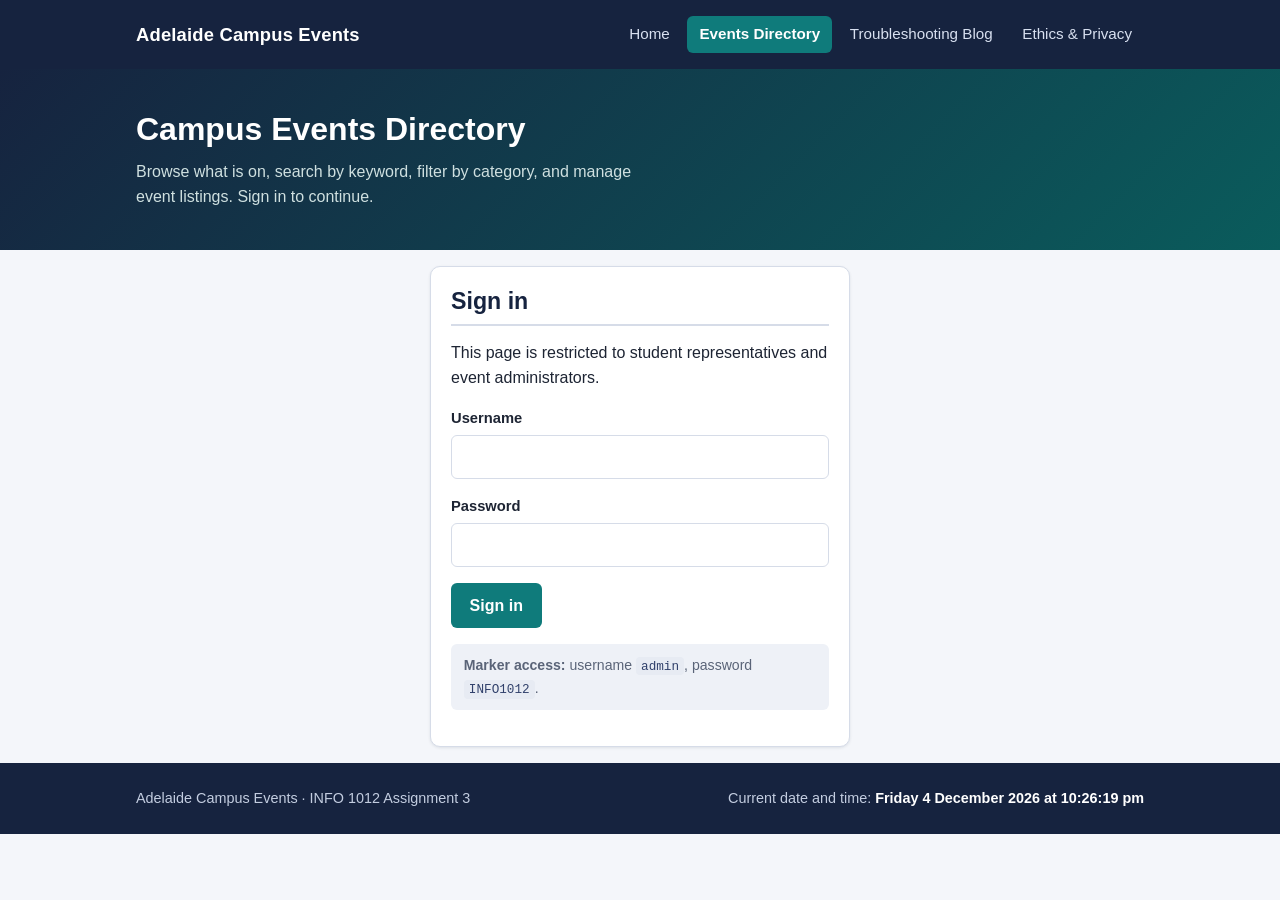
<file: events.html>
<!DOCTYPE html>
<html lang="en-AU">
<head>
  <meta charset="UTF-8">
  <meta name="viewport" content="width=device-width, initial-scale=1.0">
  <meta name="description" content="Browse, search, add, update and delete campus events. Restricted to signed-in student representatives.">
  <title>Adelaide Campus Events — Events Directory</title>
  <link rel="stylesheet" href="css/style.css">
</head>
<body>

  <header class="site-header">
    <div class="container">
      <a class="site-title" href="index.html">Adelaide Campus Events</a>
      <nav class="site-nav" aria-label="Main navigation">
        <ul>
          <li><a href="index.html">Home</a></li>
          <li><a href="events.html" aria-current="page">Events Directory</a></li>
          <li><a href="blog.html">Troubleshooting Blog</a></li>
          <li><a href="ethics.html">Ethics &amp; Privacy</a></li>
        </ul>
      </nav>
    </div>
  </header>

  <div class="banner">
    <div class="container">
      <h1>Campus Events Directory</h1>
      <p>Browse what is on, search by keyword, filter by category, and manage event
         listings. Sign in to continue.</p>
    </div>
  </div>

  <main class="container">

    <!-- Login panel - js/auth.js swaps this with the app panel -->
    <section id="login-panel" class="login-panel" aria-labelledby="login-heading">
      <div class="card">
        <h2 id="login-heading">Sign in</h2>
        <p>This page is restricted to student representatives and event
           administrators.</p>

        <!-- role="alert" makes a screen reader announce the failure immediately -->
        <p id="login-error" class="status status-error" role="alert" hidden></p>

        <form id="login-form" novalidate>
          <div class="field">
            <label for="login-username">Username</label>
            <input type="text" id="login-username" name="username"
                   autocomplete="username" required>
          </div>
          <div class="field">
            <label for="login-password">Password</label>
            <input type="password" id="login-password" name="password"
                   autocomplete="current-password" required>
          </div>
          <button type="submit" class="btn">Sign in</button>
        </form>

        <p class="login-hint">
          <strong>Marker access:</strong> username <code>admin</code>,
          password <code>INFO1012</code>.
        </p>
      </div>
    </section>

    <div id="app-panel" hidden>

      <div class="login-bar">
        <span>Signed in as <strong id="session-user"></strong></span>
        <button type="button" id="logout-btn" class="btn btn-small btn-secondary">Sign out</button>
      </div>

      <!-- ===== Search, filter and sort ================================ -->
      <section aria-labelledby="browse-heading">
        <h2 id="browse-heading">Browse events</h2>

        <div class="toolbar">
          <div class="field">
            <label for="search-input">Search by keyword</label>
            <input type="search" id="search-input"
                   placeholder="e.g. workshop, git, soccer">
          </div>
          <div class="field">
            <label for="category-filter">Category</label>
            <!-- The category options are added by js/events.js -->
            <select id="category-filter">
              <option value="all">All categories</option>
            </select>
          </div>
          <div class="field">
            <label for="sort-order">Sort by</label>
            <select id="sort-order">
              <option value="soonest">Date — soonest first</option>
              <option value="latest">Date — latest first</option>
              <option value="title">Title — A to Z</option>
            </select>
          </div>
        </div>

        <p id="result-count" class="result-count" aria-live="polite"></p>
      </section>

      <!-- Recommended events -->
      <section id="recommended-section" aria-labelledby="recommended-heading" hidden>
        <h2 id="recommended-heading">&#9733; Recommended Events</h2>
        <p>Events other students have marked as worth attending.</p>
        <ul id="recommended-list" class="event-list"></ul>
      </section>

      <!-- All events -->
      <section aria-labelledby="all-heading">
        <h2 id="all-heading">All Events</h2>
        <ul id="event-list" class="event-list"></ul>
        <p id="empty-state" class="empty-state" hidden>
          No events match your search. Try a different keyword or set the category
          back to "All categories".
        </p>
      </section>

      <!-- Create event form -->
      <section aria-labelledby="form-heading">
        <h2 id="form-heading">Create a new event</h2>

        <div class="card">
          <!-- role="status" announces the success or error message -->
          <p id="form-status" class="status" role="status" hidden></p>

          <!-- novalidate turns off the browser's own pop-up messages so that
               our own validation in js/events.js is the single source of
               truth and the error text is consistent in every browser. -->
          <form id="event-form" novalidate>

            <div class="field">
              <label for="field-title">Event title</label>
              <input type="text" id="field-title" name="title"
                     placeholder="e.g. Finish Your Semester Well - SCSIT Workshop">
              <span class="error-text" id="error-title"></span>
            </div>

            <div class="field">
              <label for="field-course">Course or program <span class="optional">(optional)</span></label>
              <input type="text" id="field-course" name="course"
                     placeholder="e.g. INFO 1012 Information Technology Systems">
              <span class="error-text" id="error-course"></span>
            </div>

            <div class="grid-2">
              <div class="field">
                <label for="field-category">Category</label>
                <select id="field-category" name="category">
                  <option value="">Choose a category…</option>
                </select>
                <span class="error-text" id="error-category"></span>
              </div>

              <div class="field">
                <label for="field-mode">Mode</label>
                <select id="field-mode" name="mode">
                  <option value="">Choose a mode…</option>
                </select>
                <span class="error-text" id="error-mode"></span>
              </div>
            </div>

            <div class="grid-2">
              <div class="field">
                <label for="field-date">Date</label>
                <input type="date" id="field-date" name="date">
                <span class="error-text" id="error-date"></span>
              </div>

              <div class="field">
                <label for="field-time">Start time</label>
                <input type="time" id="field-time" name="time">
                <span class="error-text" id="error-time"></span>
              </div>
            </div>

            <div class="field">
              <label for="field-location">Location</label>
              <input type="text" id="field-location" name="location"
                     placeholder="e.g. City East Campus, Barr Smith South 2052">
              <span class="error-text" id="error-location"></span>
            </div>

            <div class="field">
              <label for="field-description">Description</label>
              <textarea id="field-description" name="description" rows="4"
                        placeholder="What happens at this event, and who is it for?"></textarea>
              <span class="error-text" id="error-description"></span>
            </div>

            <div class="field">
              <label for="field-notes">Additional notes <span class="optional">(optional)</span></label>
              <textarea id="field-notes" name="notes" rows="2"
                        placeholder="e.g. RSVP required, bring a laptop, catering provided"></textarea>
              <span class="error-text" id="error-notes"></span>
            </div>

            <div class="form-actions">
              <button type="submit" id="form-submit" class="btn">Add event</button>
              <button type="button" id="form-cancel" class="btn btn-secondary" hidden>Cancel edit</button>
            </div>
          </form>
        </div>
      </section>

    </div><!-- /#app-panel -->
  </main>

  <footer class="site-footer">
    <div class="container">
      <span>Adelaide Campus Events &middot; INFO 1012 Assignment 3</span>
      <span>Current date and time: <strong><time id="live-clock"></time></strong></span>
    </div>
  </footer>

  <script src="js/storage.js"></script>
  <script src="js/data.js"></script>
  <script src="js/clock.js"></script>
  <script src="js/auth.js"></script>
  <script src="js/events.js"></script>
</body>
</html>
</file>
<file: css/style.css>
/* Design tokens -*/
:root {
  --navy:        #16233f;
  --navy-light:  #27385e;
  --teal:        #0f7b7b;
  --teal-dark:   #0a5c5c;
  --amber:       #c47f17;
  --red:         #b3261e;
  --green:       #1d6b3f;

  --page-bg:     #f4f6fa;
  --card-bg:     #ffffff;
  --border:      #d6dce8;
  --text:        #1d2433;
  --text-muted:  #5a6478;

  --radius:      10px;
  --gap:         1rem;
  --shadow:      0 1px 3px rgba(22, 35, 63, 0.10);
  --shadow-lift: 0 4px 12px rgba(22, 35, 63, 0.14);

  --font: -apple-system, BlinkMacSystemFont, "Segoe UI", Roboto,
          "Helvetica Neue", Arial, sans-serif;
  --mono: "SF Mono", "Cascadia Code", Consolas, "Courier New", monospace;
}

/* Reset border-box */
*, *::before, *::after { box-sizing: border-box; }

[hidden] { display: none !important; }

body {
  margin: 0;
  font-family: var(--font);
  font-size: 16px;
  line-height: 1.6;
  color: var(--text);
  background: var(--page-bg);
}

/* Layout */
.container {
  width: 100%;
  max-width: 1040px;
  margin: 0 auto;
  padding: 0 16px;   /* 16px side gutter so nothing touches the phone edge */
}

main { padding: 2rem 0 3rem; }

section { margin-bottom: 2.5rem; }

/* Typography */
h1, h2, h3 { line-height: 1.25; color: var(--navy); margin: 0 0 0.6em; }
h1 { font-size: 2rem; }
h2 { font-size: 1.45rem; border-bottom: 2px solid var(--border); padding-bottom: 0.35em; }
h3 { font-size: 1.1rem; }
p  { margin: 0 0 1rem; }
a  { color: var(--teal-dark); }
a:hover { color: var(--navy); }

/* Site header and navigation  */
.site-header {
  background: var(--navy);
  color: #fff;
  padding: 1rem 0;
}
.site-header .container {
  display: flex;
  flex-wrap: wrap;
  align-items: center;
  justify-content: space-between;
  gap: 0.75rem;
}
.site-title {
  font-size: 1.15rem;
  font-weight: 700;
  color: #fff;
  text-decoration: none;
  letter-spacing: 0.01em;
}

.site-nav ul {
  list-style: none;
  display: flex;
  flex-wrap: wrap;
  gap: 0.35rem;
  margin: 0;
  padding: 0;
}
.site-nav a {
  display: block;
  padding: 0.4rem 0.75rem;
  border-radius: 6px;
  color: #d8e0f0;
  text-decoration: none;
  font-size: 0.95rem;
}
.site-nav a:hover { background: var(--navy-light); color: #fff; }
/* aria-current="page" marks the page you are on — set in each page's HTML */
.site-nav a[aria-current="page"] { background: var(--teal); color: #fff; font-weight: 600; }

/* Footer */
.site-footer {
  background: var(--navy);
  color: #c3cde0;
  padding: 1.5rem 0;
  font-size: 0.9rem;
}
.site-footer .container {
  display: flex;
  flex-wrap: wrap;
  justify-content: space-between;
  gap: 0.5rem;
}
.site-footer strong { color: #fff; }

/* Page banner */
.banner {
  background: linear-gradient(135deg, var(--navy) 0%, var(--teal-dark) 100%);
  color: #fff;
  padding: 2.5rem 0;
}
.banner h1 { color: #fff; margin-bottom: 0.3em; }
.banner p  { color: #cfe0e0; margin: 0; max-width: 60ch; }

/* Cards */
.card {
  background: var(--card-bg);
  border: 1px solid var(--border);
  border-radius: var(--radius);
  box-shadow: var(--shadow);
  padding: 1.25rem;
}

.grid-2 {
  display: grid;
  grid-template-columns: repeat(auto-fit, minmax(280px, 1fr));
  gap: var(--gap);
}


/* Buttons */
.btn {
  display: inline-block;
  font: inherit;
  font-weight: 600;
  padding: 0.55rem 1.1rem;
  border: 1px solid transparent;
  border-radius: 6px;
  background: var(--teal);
  color: #fff;
  cursor: pointer;
  text-decoration: none;
}
.btn:hover    { background: var(--teal-dark); }
.btn:disabled { opacity: 0.5; cursor: not-allowed; }

.btn-secondary { background: #fff; color: var(--navy); border-color: var(--border); }
.btn-secondary:hover { background: #eef1f7; }

.btn-danger  { background: var(--red); }
.btn-danger:hover { background: #8e1e18; }

.btn-small { padding: 0.3rem 0.7rem; font-size: 0.85rem; }

/* Keyboard focus must stay visible — removing it breaks keyboard navigation. */
.btn:focus-visible,
a:focus-visible,
input:focus-visible,
select:focus-visible,
textarea:focus-visible {
  outline: 3px solid var(--amber);
  outline-offset: 2px;
}

/* Image gallery (home page) */
.gallery figure {
  margin: 0;
  background: var(--card-bg);
  border: 1px solid var(--border);
  border-radius: var(--radius);
  overflow: hidden;
  box-shadow: var(--shadow);
}
/* max-height stops a wide screen stretching the illustration so tall that the
   caption falls below the fold. object-fit keeps it undistorted. */
.gallery img {
  display: block;
  width: 100%;
  height: auto;
  max-height: 420px;
  object-fit: contain;
  background: #16233f;
}
.gallery figcaption {
  padding: 0.85rem 1rem;
  font-size: 0.95rem;
  color: var(--text-muted);
  border-top: 1px solid var(--border);
}
.gallery figcaption strong { color: var(--navy); display: block; }

.gallery-controls {
  display: flex;
  align-items: center;
  justify-content: center;
  gap: 0.75rem;
  margin-top: 0.9rem;
}
.gallery-dots { display: flex; gap: 0.35rem; }
.gallery-dots span {
  width: 9px; height: 9px;
  border-radius: 50%;
  background: var(--border);
}
.gallery-dots span.active { background: var(--teal); }

.result-count { font-size: 0.9rem; color: var(--text-muted); margin: 0 0 0.75rem; }
#gallery-counter { text-align: center; }

/* Event list */
.event-list { list-style: none; margin: 0; padding: 0; display: grid; gap: var(--gap); }

.event {
  background: var(--card-bg);
  border: 1px solid var(--border);
  border-left: 5px solid var(--teal);
  border-radius: var(--radius);
  box-shadow: var(--shadow);
  padding: 1.1rem 1.25rem;
}
.event:hover { box-shadow: var(--shadow-lift); }
/* A recommended event is marked by a class, so the colour change is visual */
.event.is-recommended { border-left-color: var(--amber); background: #fffdf6; }

/* Title block above, badges below. Keeping them stacked at every width means
   a long event title and a short one produce the same card layout. */
.event-head {
  display: flex;
  flex-direction: column;
  align-items: flex-start;
  gap: 0.45rem;
}
.event-title { font-size: 1.1rem; font-weight: 700; color: var(--navy); margin: 0; }
.event-course { font-size: 0.88rem; color: var(--text-muted); font-weight: 600; }

.event-meta {
  list-style: none;
  margin: 0.6rem 0;
  padding: 0;
  display: flex;
  flex-wrap: wrap;
  gap: 0.4rem 1.1rem;
  font-size: 0.9rem;
  color: var(--text-muted);
}
.event-meta strong { color: var(--text); font-weight: 600; }

.event-desc  { margin: 0.5rem 0; }
.event-notes {
  font-size: 0.9rem;
  color: var(--text-muted);
  border-left: 3px solid var(--border);
  padding-left: 0.75rem;
  margin: 0.5rem 0;
}
.event-actions { display: flex; flex-wrap: wrap; gap: 0.4rem; margin-top: 0.8rem; }

/* Badges */
.badge {
  display: inline-block;
  font-size: 0.75rem;
  font-weight: 700;
  letter-spacing: 0.03em;
  text-transform: uppercase;
  padding: 0.2rem 0.55rem;
  border-radius: 999px;
  background: #e7ebf3;
  color: var(--navy);
}
.badge-category { background: #e3eef2; color: var(--teal-dark); }
.badge-mode     { background: #ecebf5; color: var(--navy-light); }
/* The recommended badge is a different colour — this is the visual status
   change the assignment brief asks for. */
.badge-recommended { background: var(--amber); color: #fff; }

/* Toolbar (search + filter) */
.toolbar {
  display: grid;
  grid-template-columns: 2fr 1fr 1fr;
  gap: 0.75rem;
  align-items: end;
  margin-bottom: 1.25rem;
}
.toolbar .field { margin-bottom: 0; }


.empty-state {
  text-align: center;
  padding: 2rem 1rem;
  color: var(--text-muted);
  background: #fff;
  border: 1px dashed var(--border);
  border-radius: var(--radius);
}

/* Forms */
.field { margin-bottom: 1rem; }
.field label {
  display: block;
  font-weight: 600;
  font-size: 0.92rem;
  margin-bottom: 0.3rem;
}
.field .optional { font-weight: 400; color: var(--text-muted); }

input[type="text"],
input[type="date"],
input[type="time"],
input[type="password"],
input[type="search"],
select,
textarea {
  width: 100%;
  font: inherit;
  padding: 0.5rem 0.65rem;
  border: 1px solid var(--border);
  border-radius: 6px;
  background: #fff;
  color: var(--text);
}
textarea { resize: vertical; min-height: 5rem; }

/* .invalid is added by JavaScript when validation fails */
.field input.invalid,
.field select.invalid,
.field textarea.invalid { border-color: var(--red); background: #fdf3f2; }

.error-text {
  display: block;
  color: var(--red);
  font-size: 0.85rem;
  font-weight: 600;
  margin-top: 0.25rem;
  min-height: 1.2em;   /* reserve the space so the form doesn't jump */
}

.form-actions { display: flex; flex-wrap: wrap; gap: 0.5rem; margin-top: 0.5rem; }

/* Status messages */
.status {
  padding: 0.7rem 1rem;
  border-radius: 6px;
  border-left: 4px solid;
  margin-bottom: 1rem;
  font-weight: 600;
}
.status-success { background: #eaf5ee; border-color: var(--green); color: #14512f; }
.status-error   { background: #fdf0ef; border-color: var(--red);   color: #7d1a15; }
.status[hidden] { display: none; }

/* Login panel */
.login-panel { max-width: 420px; margin: 1rem auto; }
.login-hint {
  font-size: 0.88rem;
  color: var(--text-muted);
  background: #eef1f7;
  border-radius: 6px;
  padding: 0.6rem 0.8rem;
  margin-top: 1rem;
}
.login-bar {
  display: flex;
  flex-wrap: wrap;
  align-items: center;
  justify-content: space-between;
  gap: 0.5rem;
  background: #e8f1f1;
  border: 1px solid #c3dcdc;
  border-radius: 6px;
  padding: 0.5rem 0.9rem;
  font-size: 0.9rem;
  margin-bottom: 1.5rem;
}

/* Responsive */
@media (max-width: 760px) {
  h1 { font-size: 1.6rem; }
  .toolbar { grid-template-columns: 1fr; }   /* stack search and filters */
  .site-header .container { flex-direction: column; align-items: flex-start; }
  .form-actions .btn { width: 100%; }   /* full-width buttons are easier to tap */
}

@media print {
  .site-nav, .event-actions, .gallery-controls, .btn { display: none; }
  body { background: #fff; }
}

/* Tables (blog project plan) */
.table-wrap { overflow-x: auto; }   /* lets a wide table scroll on a phone */
table {
  width: 100%;
  border-collapse: collapse;
  background: #fff;
  font-size: 0.93rem;
  min-width: 620px;
}
caption {
  caption-side: top;
  text-align: left;
  font-weight: 600;
  color: var(--text-muted);
  padding-bottom: 0.5rem;
}
th, td { border: 1px solid var(--border); padding: 0.6rem 0.7rem; text-align: left; vertical-align: top; }
thead th { background: var(--navy); color: #fff; }
tbody tr:nth-child(even) { background: #f7f9fc; }
th[scope="row"] { background: #eef1f7; white-space: nowrap; }

/* Code blocks and screenshots (blog) */
pre {
  background: #16233f;
  color: #e6ecf7;
  padding: 1rem;
  border-radius: var(--radius);
  overflow-x: auto;
  font-family: var(--mono);
  font-size: 0.85rem;
  line-height: 1.5;
}
pre code { font-family: inherit; }
:not(pre) > code {
  background: #e7ebf3;
  color: #30406b;
  padding: 0.12em 0.4em;
  border-radius: 4px;
  font-family: var(--mono);
  font-size: 0.9em;
  overflow-wrap: anywhere;   /* long URLs must not widen the page */
}

.log-entry { border-left: 4px solid var(--teal); padding-left: 1.1rem; margin-bottom: 2.5rem; }
.log-meta {
  display: flex;
  flex-wrap: wrap;
  gap: 0.4rem 1rem;
  font-size: 0.88rem;
  color: var(--text-muted);
  margin-bottom: 0.9rem;
}
.log-meta time { font-weight: 600; color: var(--text); }

.screenshot {
  max-width: 100%;
  border: 1px solid var(--border);
  border-radius: 6px;
  display: block;
  margin: 0.5rem 0;
}
.placeholder-note {
  background: #fff8e6;
  border: 1px dashed var(--amber);
  border-radius: 6px;
  padding: 0.8rem 1rem;
  font-size: 0.9rem;
  color: #6b4708;
}
</file>
